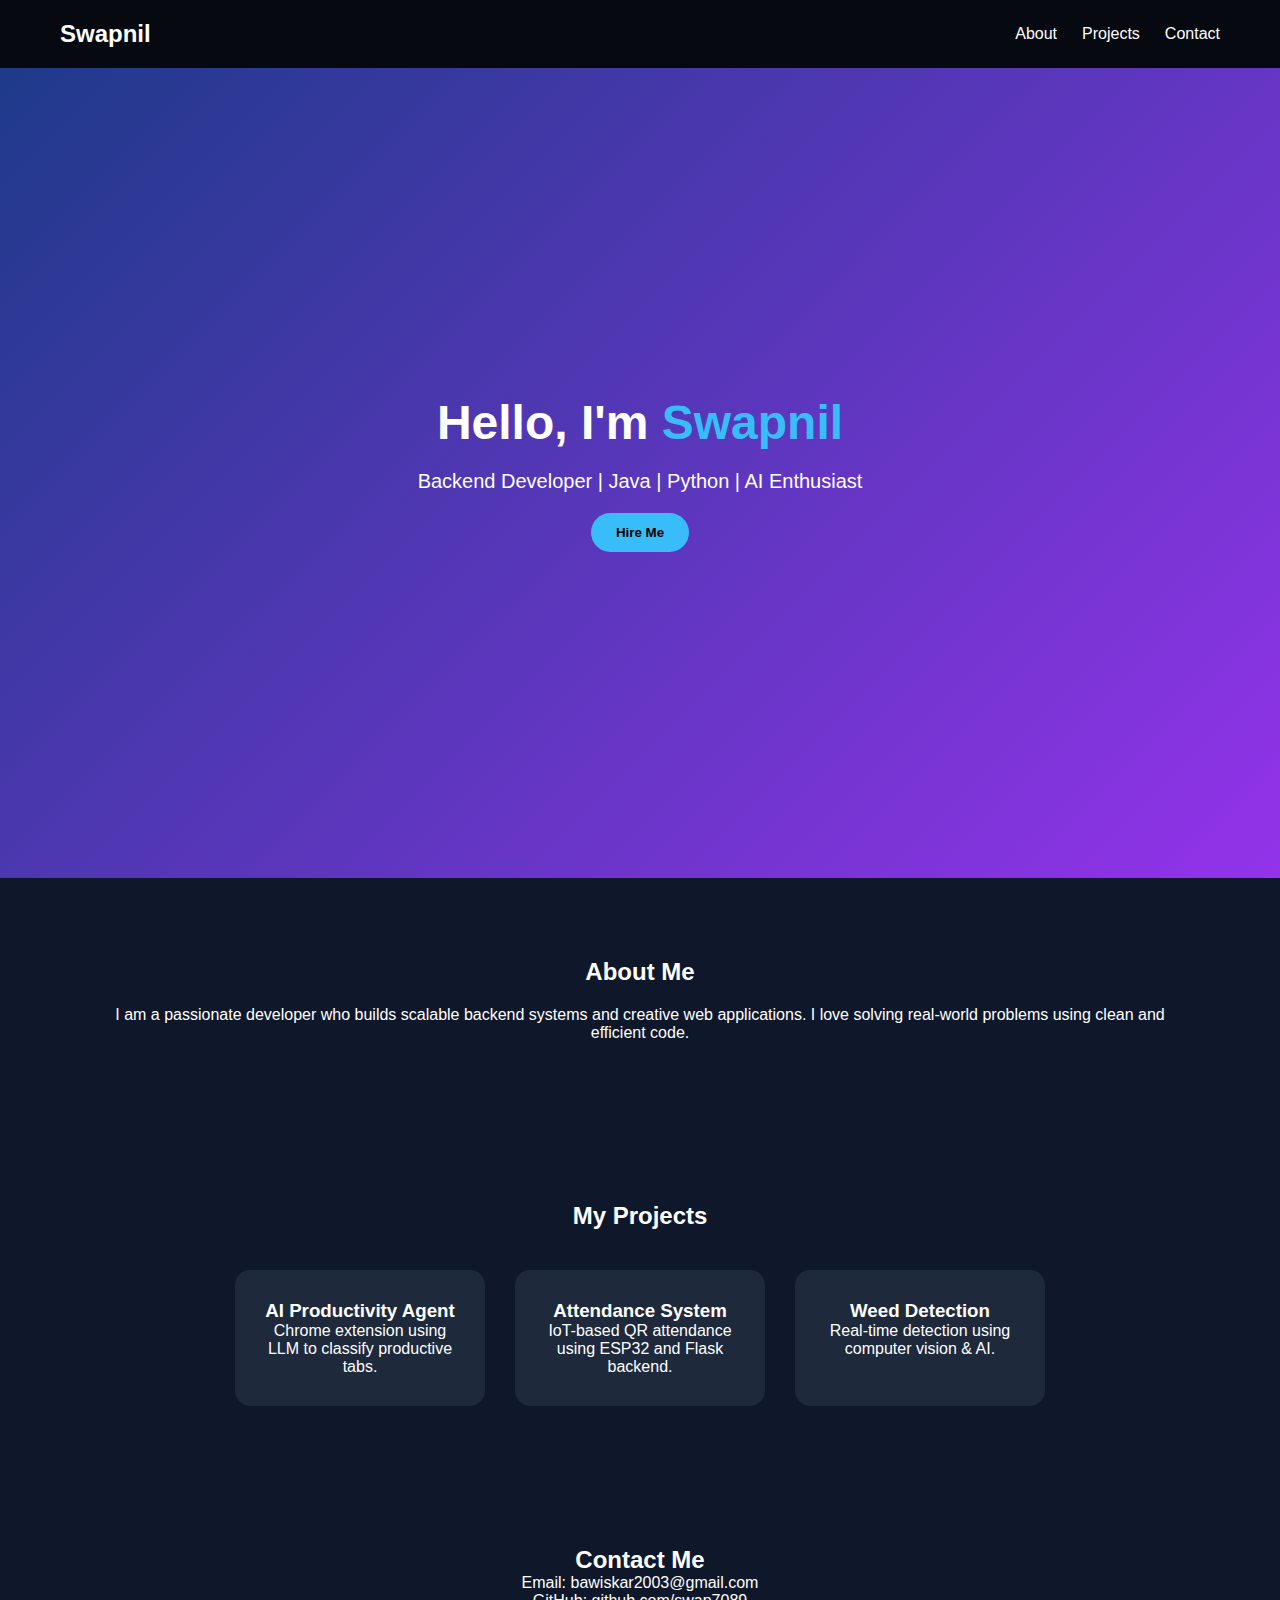
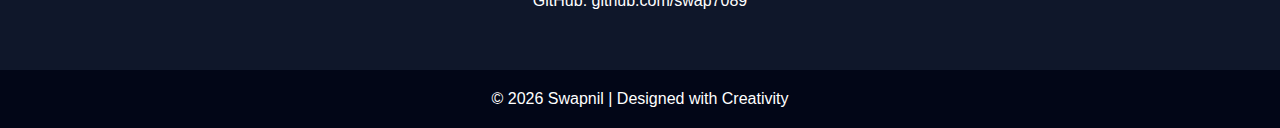
<file: Portfolio/index.html>
<!DOCTYPE html>
<html>
<head>
    <title>Creative Portfolio</title>
    <link rel="stylesheet" href="style.css">
</head>
<body>

    <!-- Navigation -->
    <nav>
        <div class="logo">Swapnil</div>
        <div class="nav-links">
            <a href="#about">About</a>
            <a href="#projects">Projects</a>
            <a href="#contact">Contact</a>
        </div>
    </nav>

    <!-- Hero Section -->
    <section class="hero">
        <div class="hero-text">
            <h1>Hello, I'm <span>Swapnil</span></h1>
            <p>Backend Developer | Java | Python | AI Enthusiast</p>
            <button>Hire Me</button>
        </div>
    </section>

    <!-- About Section -->
    <section id="about" class="about">
        <h2>About Me</h2>
        <p>
            I am a passionate developer who builds scalable backend systems 
            and creative web applications. I love solving real-world problems 
            using clean and efficient code.
        </p>
    </section>

    <!-- Projects Section -->
    <section id="projects" class="projects">
        <h2>My Projects</h2>
        <div class="project-container">

            <div class="card">
                <h3>AI Productivity Agent</h3>
                <p>Chrome extension using LLM to classify productive tabs.</p>
            </div>

            <div class="card">
                <h3>Attendance System</h3>
                <p>IoT-based QR attendance using ESP32 and Flask backend.</p>
            </div>

            <div class="card">
                <h3>Weed Detection</h3>
                <p>Real-time detection using computer vision & AI.</p>
            </div>

        </div>
    </section>

    <!-- Contact Section -->
    <section id="contact" class="contact">
        <h2>Contact Me</h2>
        <p>Email: bawiskar2003@gmail.com</p>
        <p>GitHub: github.com/swap7089</p>
    </section>

    <!-- Footer -->
    <footer>
        © 2026 Swapnil | Designed with Creativity
    </footer>

</body>
</html>
</file>
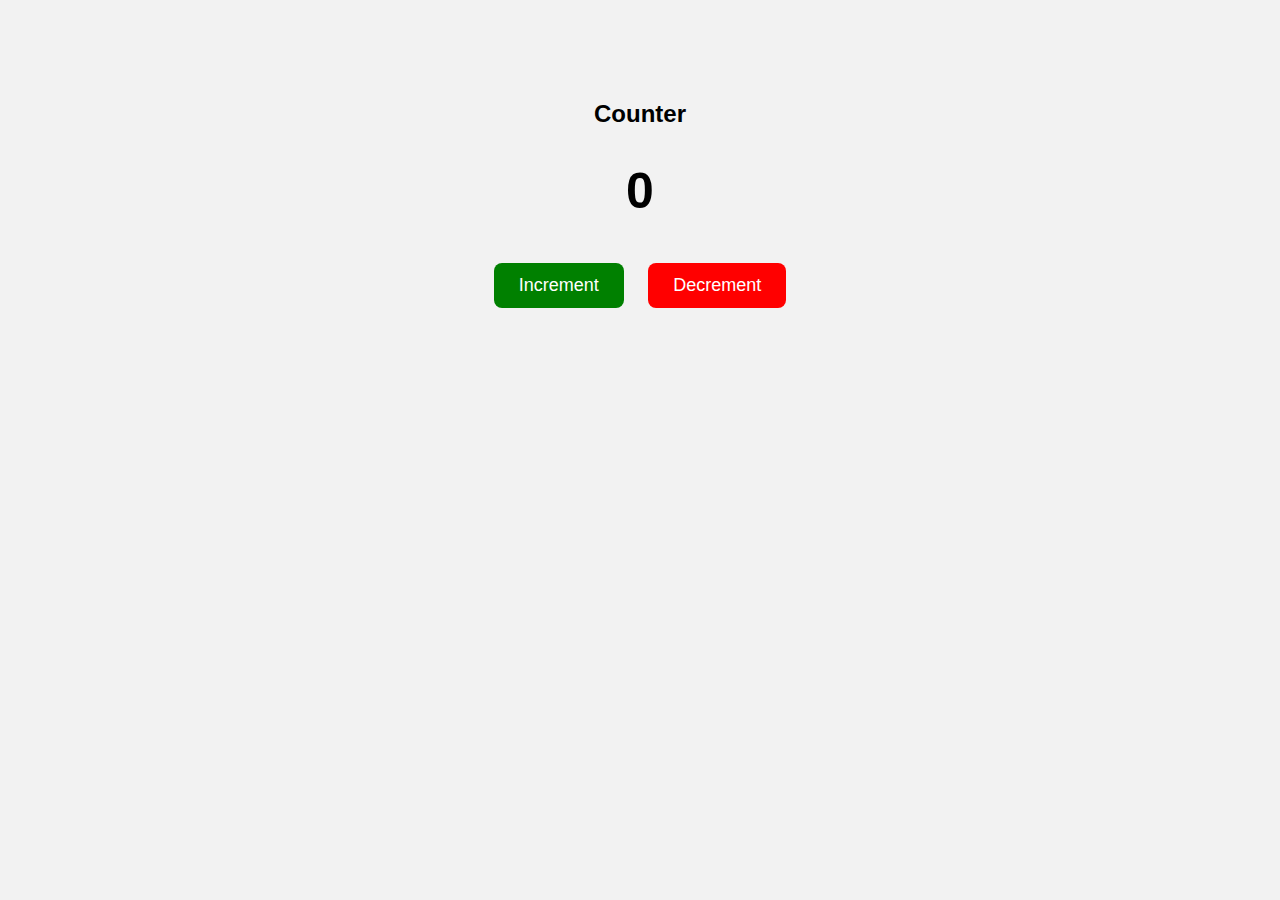
<file: JavaAssignments-Day4/ButtonClick.html>
<!DOCTYPE html>
<html>
<head>
    <title>Increment Decrement Counter</title>

    <style>
        body {
            font-family: Arial;
            text-align: center;
            margin-top: 100px;
            background: #f2f2f2;
        }

        h1 {
            font-size: 50px;
        }

        button {
            padding: 12px 25px;
            font-size: 18px;
            margin: 10px;
            border: none;
            cursor: pointer;
            border-radius: 8px;
        }

        .inc { background: green; color: white; }
        .dec { background: red; color: white; }
    </style>
</head>

<body>

    <h2>Counter</h2>
    <h1 id="count">0</h1>

    <button class="inc" onclick="increment()">Increment</button>
    <button class="dec" onclick="decrement()">Decrement</button>

    <script>
        let count = 0;

        function increment() {
            count++;
            document.getElementById("count").innerText = count;
        }

        function decrement() {
            count--;
            document.getElementById("count").innerText = count;
        }
    </script>

</body>
</html>
</file>
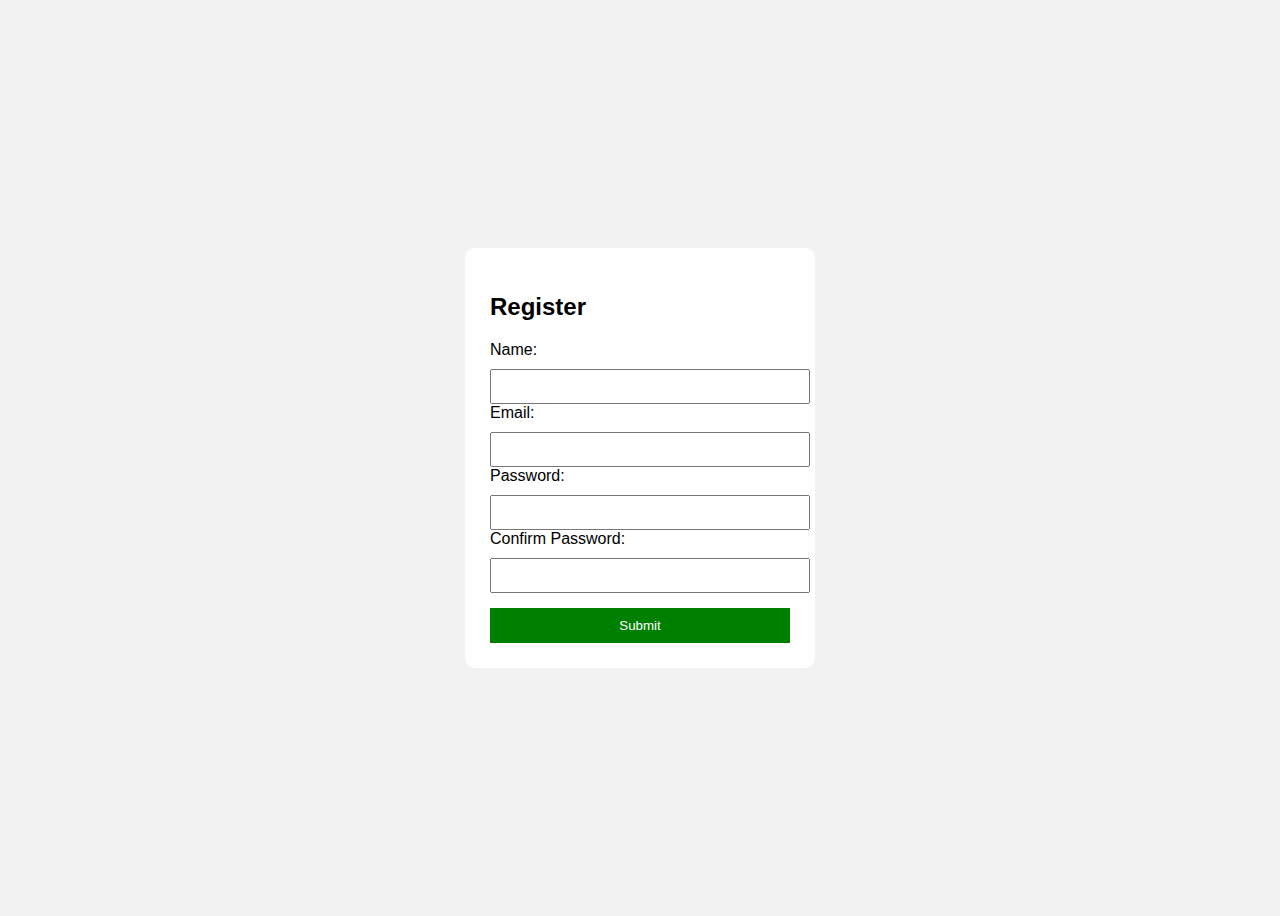
<file: JavaAssignments-Day4/FormValidation.html>
<!DOCTYPE html>
<html>
<head>
    <title>Form Validation</title>

    <style>
        body {
            font-family: Arial;
            background: #f2f2f2;
            display: flex;
            justify-content: center;
            align-items: center;
            height: 100vh;
        }

        form {
            background: white;
            padding: 25px;
            border-radius: 10px;
            width: 300px;
        }

        input {
            width: 100%;
            padding: 8px;
            margin-top: 10px;
        }

        button {
            width: 100%;
            padding: 10px;
            margin-top: 15px;
            background: green;
            color: white;
            border: none;
        }

        .error {
            color: red;
            font-size: 14px;
        }
    </style>
</head>

<body>

<form onsubmit="return validateForm()">

    <h2>Register</h2>

    Name:
    <input type="text" id="name">
    <div id="nameError" class="error"></div>

    Email:
    <input type="text" id="email">
    <div id="emailError" class="error"></div>

    Password:
    <input type="password" id="password">
    <div id="passError" class="error"></div>

    Confirm Password:
    <input type="password" id="confirm">
    <div id="confirmError" class="error"></div>

    <button type="submit">Submit</button>

</form>

<script>
function validateForm() {

    let name = document.getElementById("name").value;
    let email = document.getElementById("email").value;
    let password = document.getElementById("password").value;
    let confirm = document.getElementById("confirm").value;

    let valid = true;

    document.getElementById("nameError").innerText = "";
    document.getElementById("emailError").innerText = "";
    document.getElementById("passError").innerText = "";
    document.getElementById("confirmError").innerText = "";


    if (name === "") {
        document.getElementById("nameError").innerText = "Name required";
        valid = false;
    }


    let emailPattern = /^[^ ]+@[^ ]+\.[a-z]{2,3}$/;
    if (!email.match(emailPattern)) {
        document.getElementById("emailError").innerText = "Invalid email";
        valid = false;
    }


    if (password.length < 6) {
        document.getElementById("passError").innerText = "Min 6 characters";
        valid = false;
    }


    if (password !== confirm) {
        document.getElementById("confirmError").innerText = "Passwords do not match";
        valid = false;
    }

    return valid;
}
</script>

</body>
</html>
</file>
<file: Portfolio/style.css>
* {
    margin: 0;
    padding: 0;
    box-sizing: border-box;
    font-family: 'Segoe UI', sans-serif;
    scroll-behavior: smooth;
}

body {
    background: #0f172a;
    color: white;
}

nav {
    display: flex;
    justify-content: space-between;
    align-items: center;
    padding: 20px 60px;
    background: rgba(0, 0, 0, 0.6);
}

.logo {
    font-size: 24px;
    font-weight: bold;
}

.nav-links {
    display: flex;
    gap: 25px;
}

.nav-links a {
    text-decoration: none;
    color: white;
    transition: 0.3s;
}

.nav-links a:hover {
    color: #38bdf8;
}

.hero {
    height: 90vh;
    display: flex;
    justify-content: center;
    align-items: center;
    text-align: center;
    background: linear-gradient(135deg, #1e3a8a, #9333ea);
}

.hero-text h1 {
    font-size: 48px;
}

.hero-text span {
    color: #38bdf8;
}

.hero-text p {
    margin: 20px 0;
    font-size: 20px;
}

.hero-text button {
    padding: 12px 25px;
    border: none;
    background: #38bdf8;
    color: black;
    font-weight: bold;
    cursor: pointer;
    border-radius: 30px;
    transition: 0.3s;
}

.hero-text button:hover {
    transform: scale(1.1);
}

.about {
    padding: 80px 100px;
    text-align: center;
}

.about h2 {
    margin-bottom: 20px;
}

.projects {
    padding: 80px 100px;
    text-align: center;
}

.project-container {
    display: flex;
    justify-content: center;
    gap: 30px;
    margin-top: 40px;
}

.card {
    background: #1e293b;
    padding: 30px;
    width: 250px;
    border-radius: 15px;
    transition: 0.4s;
}

.card:hover {
    transform: translateY(-10px);
    background: #334155;
}

.contact {
    padding: 60px;
    text-align: center;
}

footer {
    text-align: center;
    padding: 20px;
    background: #020617;
}
</file>
